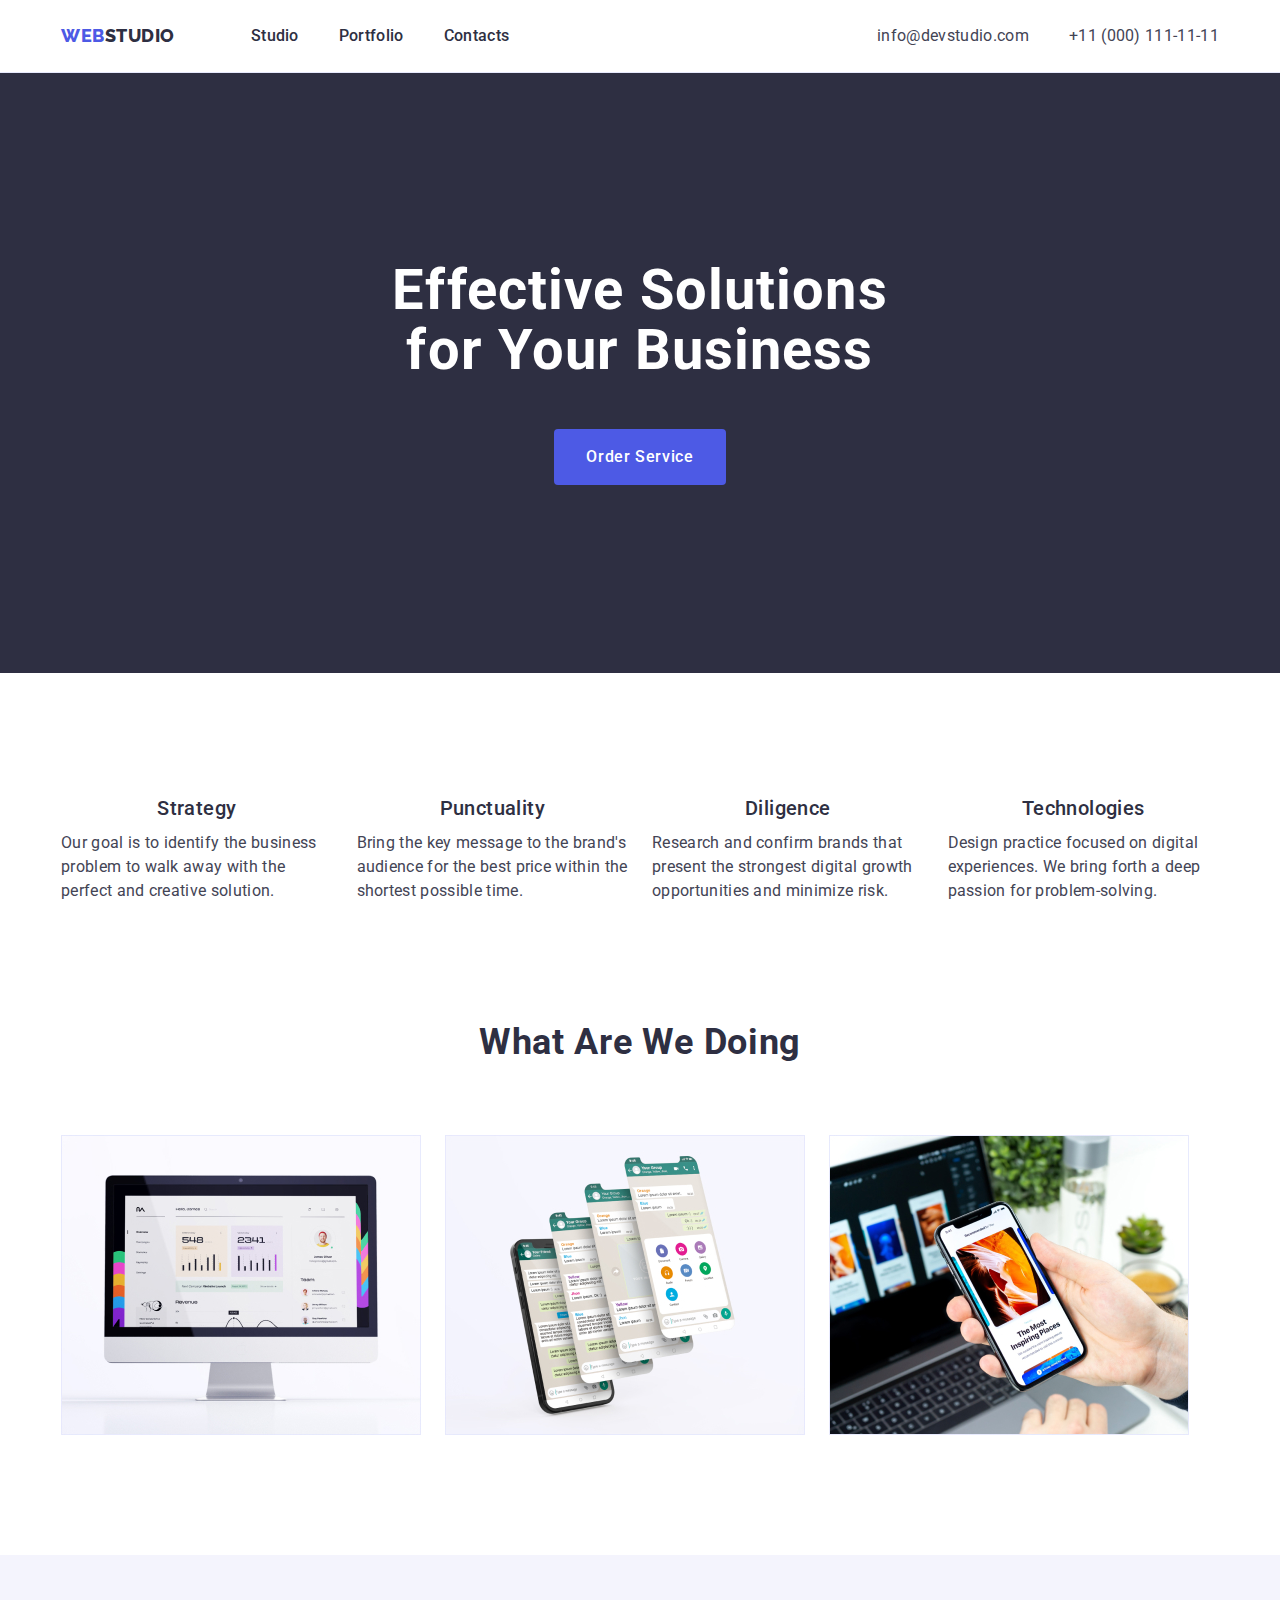
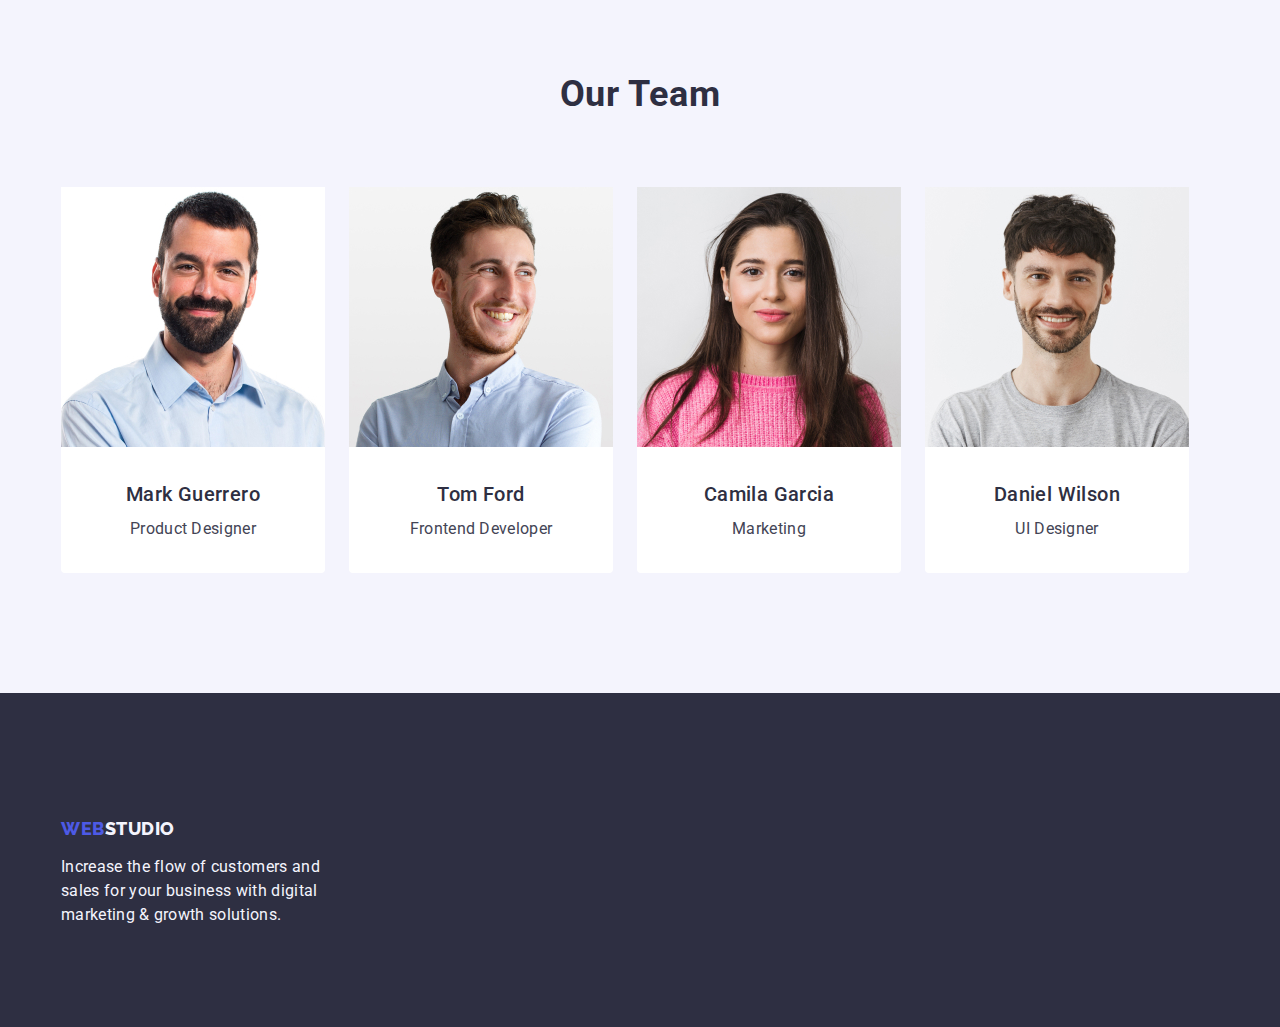
<file: index.html>
<!DOCTYPE html>
<html lang="en">

<head>

  <meta charset="UTF-8">
  <meta name="viewport" content="width=device-width, initial-scale=1.0">
  <title>Homework2</title>

  <link rel="preconnect" href="https://fonts.googleapis.com">
  <link rel="preconnect" href="https://fonts.gstatic.com" crossorigin>
  <link href="https://fonts.googleapis.com/css2?family=Raleway:wght@800&family=Roboto:wght@400;500;700;900&display=swap"
    rel="stylesheet">
  <link rel="stylesheet" href="https://cdnjs.cloudflare.com/ajax/libs/modern-normalize/2.0.0/modern-normalize.min.css"
    integrity="sha512-4xo8blKMVCiXpTaLzQSLSw3KFOVPWhm/TRtuPVc4WG6kUgjH6J03IBuG7JZPkcWMxJ5huwaBpOpnwYElP/m6wg=="
    crossorigin="anonymous" referrerpolicy="no-referrer" />
  <link rel="stylesheet" href="./css/style.css">

</head>

<body>
  <header class="header-top">
    <div class="container header-container">
      <nav class="link nav">
        <a class="logo-header link" href="./index.html">Web<span class="logo-studio">Studio</span></a>
        <ul class="list list-header">
          <li>
            <a class="page-description link" href="./index.html">Studio</a>
          </li>
          <li>
            <a class="page-description link" href="./portfolio.html">Portfolio</a>
          </li>
          <li>
            <a class="page-description link" href="">Contacts</a>
          </li>
        </ul>
      </nav>
      <address class="address nav">
        <ul class="list link address-list ">
          <li>
            <a class="contact list link" href="mailto:info@devstudio.com">info@devstudio.com</a>
          </li>
          <li>
            <a class="contact list link" href="tel:+110001111111">+11 (000) 111-11-11</a>
          </li>
        </ul>
      </address>
    </div>
  </header>

  <main>
    <section class="section-main">
      <div class="container">
        <h1 class="main-title">
          Effective Solutions<br />
          for Your Business
        </h1>
        <button type="button" class="main-button">
          Order Service
        </button>
      </div>
    </section>
    <section class="section-main-two">
      <div class="container">
        <h2 class="head-title visually-hidden">NOTHING</h2>
        <ul class="list list-goals">
          <li class="point">
            <h3 class="goal">Strategy</h3>
            <p class="paragraph">Our goal is to identify the business problem to walk away with the perfect and
              creative solution.
            </p>
          </li>
          <li class="point">
            <h3 class="goal">Punctuality</h3>
            <p class="paragraph">Bring the key message to the brand's audience for the best price within the
              shortest possible time.
            </p>
          </li>
          <li class="point">
            <h3 class="goal">Diligence</h3>
            <p class="paragraph">Research and confirm brands that present the strongest digital growth
              opportunities and minimize
              risk.
            </p>
          </li>
          <li class="point">
            <h3 class="goal">Technologies</h3>
            <p class="paragraph">Design practice focused on digital experiences. We bring forth a deep passion for
              problem-solving.
            </p>
          </li>
        </ul>
      </div>
    </section>
    <section class="section-main-three">
      <div class="container">
        <h2 class="header">what are we doing</h2>
        <ul class="list list-item">
          <li class="item-work">
            <img width="360" height="300" src="./images/picture.jpg" alt="monitor" />
          </li>
          <li class="item-work">
            <img width="360" height="300" src="./images/picture2.jpg" alt="phone and additional 3 screens" />
          </li>
          <li class="item-work">
            <img width="360" height="300" src="./images/picture3.jpg" alt="phone held in hand" />
          </li>
        </ul>
      </div>
    </section>
    <section class="section our-team">
      <div class="container">
        <h2 class="header">our team</h2>
        <ul class="list list-team">
          <li class="our-team-card">
            <img width="264" height="260" src="./images/portret.jpg" alt="man in a blue shirt with a beard">
            <div class="team-card">
              <h3 class="goal">Mark Guerrero</h3>
              <p class="paragraph-card">Product Designer</p>
            </div>
          </li>
          <li class="our-team-card">
            <img width="264" height="260" src="./images/portret2.jpg" alt="man in a blue shirt with short stubble">
            <div class="team-card">
              <h3 class="goal">Tom Ford</h3>
              <p class="paragraph-card">Frontend Developer</p>
            </div>
          </li>
          <li class="our-team-card">
            <img width="264" height="260" src="./images/portret3.jpg" alt="woman in a pink sweater with long dark hair">
            <div class="team-card">
              <h3 class="goal">Camila Garcia</h3>
              <p class="paragraph-card">Marketing</p>
            </div>
          </li>
          <li class="our-team-card">
            <img width="264" height="260" src="./images/portret4.jpg" alt="man in a gray blouse with short stubble">
            <div class="team-card">
              <h3 class="goal">Daniel Wilson</h3>
              <p class="paragraph-card">UI Designer</p>
            </div>
          </li>
        </ul>
      </div>
    </section>
  </main>

  <footer class="footer">
    <div class="container">
      <a class="logo-footer link" href="./index.html">Web<span class="logo-footer-span link">Studio</span></a>
      <p class="paragraph-footer">Increase the flow of customers and sales for your business with digital marketing &
        growth solutions.</p>
    </div>
  </footer>
</body>

</html>
</file>
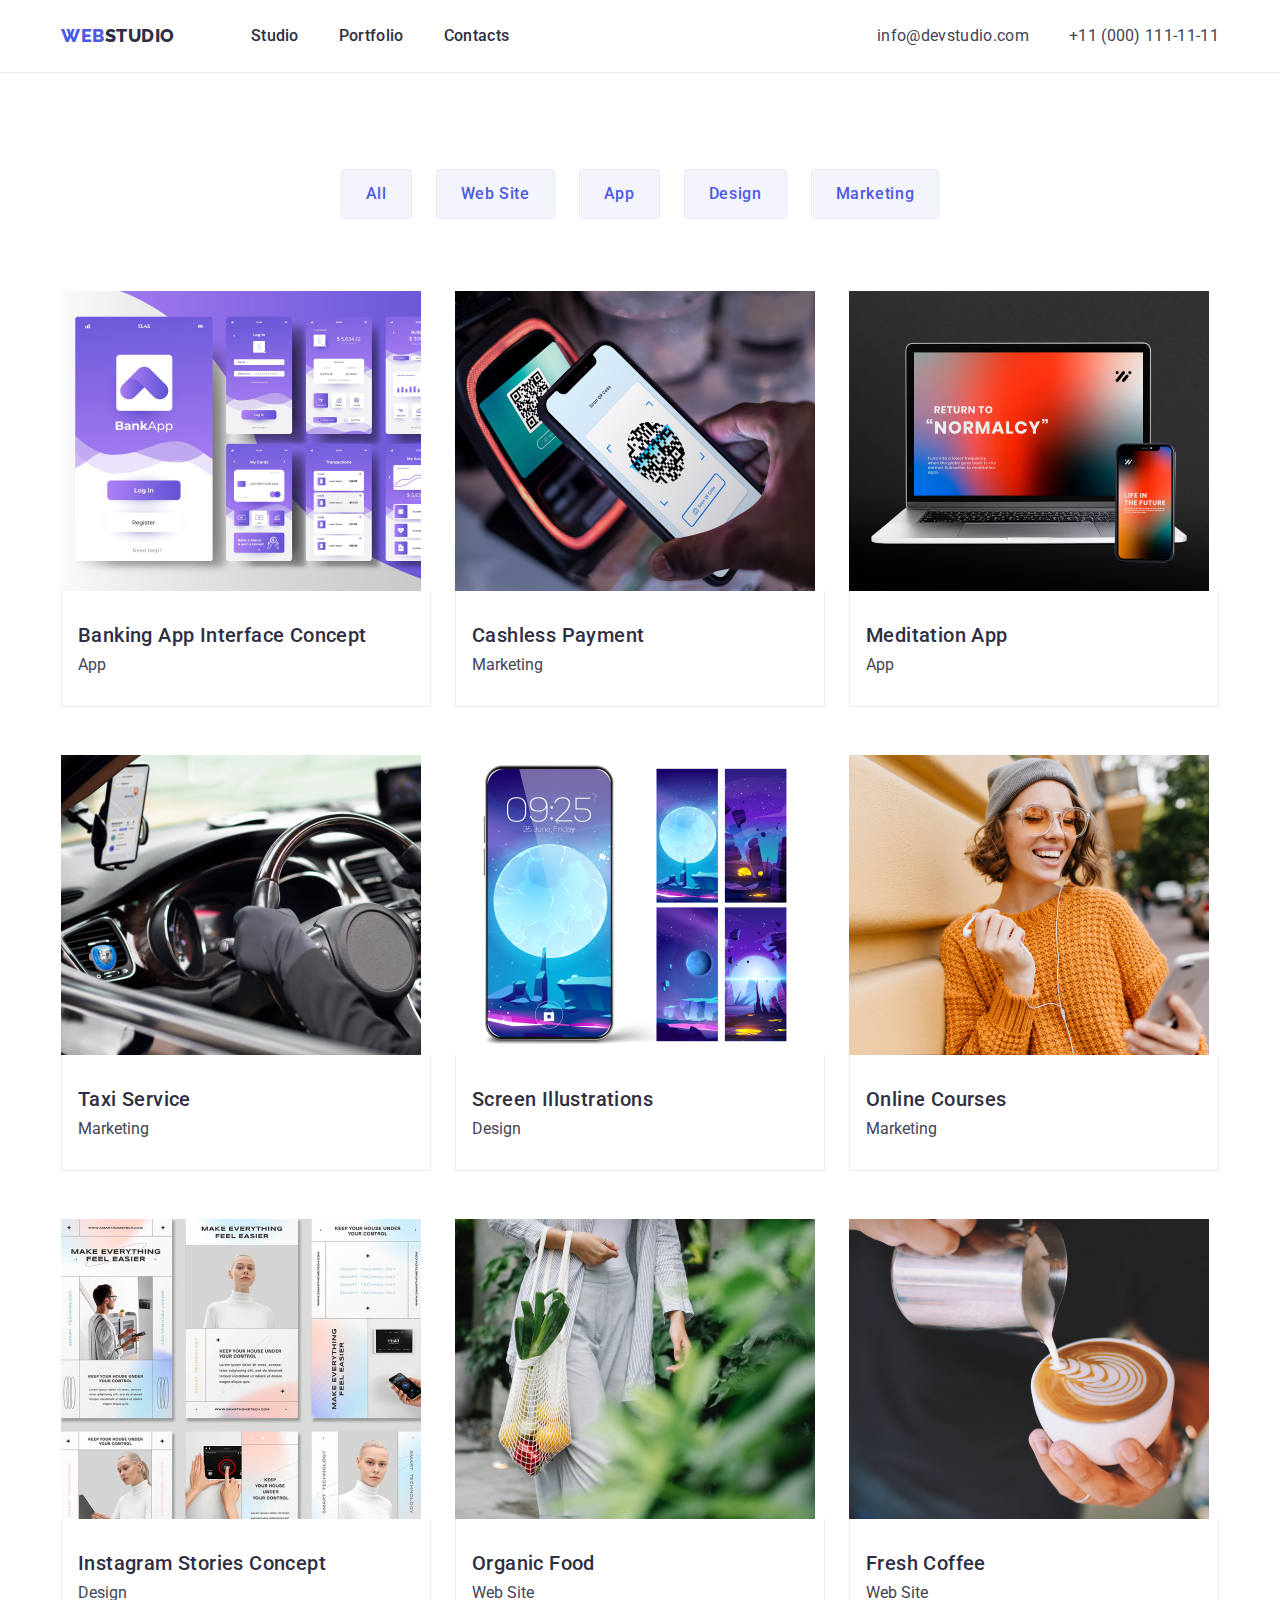
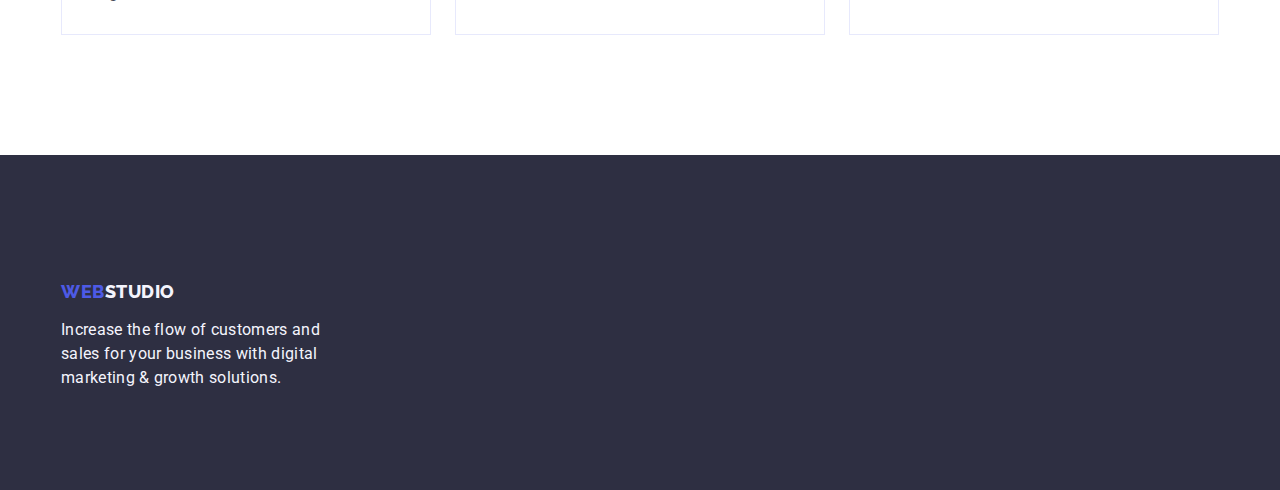
<file: portfolio.html>
<!DOCTYPE html>
<html lang="en">

<head>

  <meta charset="UTF-8">
  <meta name="viewport" content="width=device-width, initial-scale=1.0">
  <title>Homework2</title>

  <link rel="preconnect" href="https://fonts.googleapis.com">
  <link rel="preconnect" href="https://fonts.gstatic.com" crossorigin>
  <link href="https://fonts.googleapis.com/css2?family=Raleway:wght@800&family=Roboto:wght@400;500;700;900&display=swap"
    rel="stylesheet">
  <link rel="stylesheet" href="https://cdnjs.cloudflare.com/ajax/libs/modern-normalize/2.0.0/modern-normalize.min.css"
    integrity="sha512-4xo8blKMVCiXpTaLzQSLSw3KFOVPWhm/TRtuPVc4WG6kUgjH6J03IBuG7JZPkcWMxJ5huwaBpOpnwYElP/m6wg=="
    crossorigin="anonymous" referrerpolicy="no-referrer" />
  <link rel="stylesheet" href="./css/style.css">

</head>

<body>
  <header class="header-top">
    <div class="container header-container">
      <nav class="link nav">
        <a class="logo-header link" href="./index.html">Web<span class="logo-studio">Studio</span></a>
        <ul class="list list-header">
          <li>
            <a class="page-description link" href="./index.html">Studio</a>
          </li>
          <li>
            <a class="page-description link" href="./portfolio.html">Portfolio</a>
          </li>
          <li>
            <a class="page-description link" href="">Contacts</a>
          </li>
        </ul>
      </nav>
      <address class="address nav">
        <ul class="list link address-list ">
          <li>
            <a class="contact list link" href="mailto:info@devstudio.com">info@devstudio.com</a>
          </li>
          <li>
            <a class="contact list link" href="tel:+110001111111">+11 (000) 111-11-11</a>
          </li>
        </ul>
      </address>
    </div>
  </header>

  <main>
    <section class="section list-portfolio">
      <div class="container">
        <h1 class="head-title visually-hidden">NOTHING</h1>
        <!-- ul.filters-list>li*6>button[type=button].filter-button -->
        <ul class="list link button list-filters">
          <li><button type="button" class="filter-button link button-list">All</button></li>
          <li><button type="button" class="filter-button link button-list">Web Site</button></li>
          <li><button type="button" class="filter-button link button-list">App</button></li>
          <li><button type="button" class="filter-button link button-list">Design</button></li>
          <li><button type="button" class="filter-button link button-list">Marketing</button></li>
        </ul>
        <!-- ul.project-list>li*9>img -->
        <ul class="list list-options">
          <li class="list-image-portfolio">
            <a class="link" href="./images/hw1.jpg">
              <img src="./images/hw1.jpg" alt="Banking App Interface Concept" width="360">
              <div class="containter-list-options">
                <h2 class="project-title-options">Banking App Interface Concept</h2>
                <p class="paragraph-options">App</p>
              </div>
            </a>
          </li>
          <li class="list-image-portfolio">
            <a class="link" href="./images/hw2.jpg">
              <img src="./images/hw2.jpg" alt="Cashless payment by phone" width="360">
              <div class="containter-list-options">
                <h2 class="project-title-options">Cashless Payment</h2>
                <p class="paragraph-options">Marketing</p>
              </div>
            </a>
          </li>
          <li class="list-image-portfolio">
            <a class="link" href="./images/hw3.jpg">
              <img src="./images/hw3.jpg" alt="Meditation application visible on laptop and phone" width="360">
              <div class="containter-list-options">
                <h2 class="project-title-options">Meditation App</h2>
                <p class="paragraph-options">App</p>
              </div>
            </a>
          </li>
          <li class="list-image-portfolio">
            <a class="link" href="./images/hw4.jpg">
              <img src="./images/hw4.jpg" alt="Taxi Service" width="360">
              <div class="containter-list-options">
                <h2 class="project-title-options">Taxi Service</h2>
                <p class="paragraph-options">Marketing</p>
              </div>
            </a>
          </li>
          <li class="list-image-portfolio">
            <a class="link" href="./images/hw5.jpg">
              <img src="./images/hw5.jpg" alt="Screen Illustrations" width="360">
              <div class="containter-list-options">
                <h2 class="project-title-options">Screen Illustrations</h2>
                <p class="paragraph-options">Design</p>
              </div>
            </a>
          </li>
          <li class="list-image-portfolio">
            <a class="link" href="./images/hw6.jpg">
              <img src="./images/hw6.jpg"
                alt="A smiling woman in an orange sweater looks at the phone and online courses" width="360">
              <div class="containter-list-options">
                <h2 class="project-title-options">Online Courses</h2>
                <p class="paragraph-options">Marketing</p>
              </div>
            </a>
          </li>
          <li class="list-image-portfolio">
            <a class="link" href="./images/hw7.jpg">
              <img src="./images/hw7.jpg" alt="Instagram Stories Concept" width="360">
              <div class="containter-list-options">
                <h2 class="project-title-options">Instagram Stories Concept</h2>
                <p class="paragraph-options">Design</p>
              </div>
            </a>
          </li>
          <li class="list-image-portfolio">
            <a class="link" href="./images/hw8.jpg">
              <img src="./images/hw8.jpg" alt="Organic Food" width="360">
              <div class="containter-list-options">
                <h2 class="project-title-options">Organic Food</h2>
                <p class="paragraph-options">Web Site</p>
              </div>
            </a>
          </li>
          <li class="list-image-portfolio">
            <a class="link" href="./images/hw9.jpg">
              <img src="./images/hw9.jpg" alt="Fresh Coffee with milk pattern" width="360">
              <div class="containter-list-options">
                <h2 class="project-title-options">Fresh Coffee</h2>
                <p class="paragraph-options">Web Site</p>
              </div>
            </a>
          </li>
        </ul>
      </div>
    </section>
  </main>

  <footer class="footer">
    <div class="container">
      <a class="logo-footer link" href="./index.html">Web<span class="logo-footer-span link">Studio</span></a>
      <p class="paragraph-footer">Increase the flow of customers and sales for your business with digital marketing &
        growth solutions.</p>
    </div>
  </footer>
</body>

</html>
</file>
<file: css/style.css>
* {
  margin: 0px;
  padding: 0px;
}

:root {
  --primary-brand-color: #4d5ae5;
  --pressed-state-color: #404bbf;
  --dark-color: #2e2f42;
  --success-color: #31d0aa;
  --text-color: #434455;
  --subtle-text-color: #8e8f99;
  --accent-color: #e7e9fc;
  --light-color: #f4f4fd;
  --modal-overlay-color: #2e2f4266;
  --hero-background-color: #2e2f42b2;
  --white-background-color: #ffffff;
  --modal-background-color: #fcfcfc;
}
body {
  font-family: 'Roboto', sans-serif;
  color: var(--text-color);
  background-color: var(--white-background-color);
}

img {
  display: block;
  max-width: 100%;
  height: auto;
}

.header-top {
  border-bottom: 1px solid var(--accent-color);
}
.header-container {
  display: flex;
  flex-direction: row; /*zaczyna od lewej i kończy po prawej*/
  justify-content: space-between; /*równomiernie rozmieszczone*/
  height: 72px;
}

.nav {
  display: flex;
  align-items: center;
  flex-direction: row;
}

.logo-header {
  color: var(--primary-brand-color);
  font-size: 18px;
  font-family: 'Raleway', sans-serif;
  font-weight: 800;
  text-transform: uppercase;
  line-height: 1.17;
  letter-spacing: 0.03em;
  text-decoration: none;
  margin-right: 76px;
}

.link {
  text-decoration: none;
}

.logo-studio {
  color: var(--dark-color);
}

.list {
  list-style: none;
  margin: 0;
  padding-left: 0;
}

.list-header {
  display: flex;
  justify-content: flex-start;
  gap: 40px;
  padding-bottom: 24px;
  padding-top: 24px;
}

.address-list {
  display: flex;
  gap: 40px;
  padding-top: 24px;
  padding-bottom: 24px;
}

.page-description {
  color: var(--dark-color);
  font-weight: 500;
  line-height: 1.5;
  letter-spacing: 0.02em;
  padding: 24px 0;
}

.page-description:hover {
  color: var(--pressed-state-color);
}

.page-description:focus {
  color: var(--pressed-state-color);
}

.address {
  font-style: normal;
}

.contact {
  color: var(--text-color);
  line-height: 1.5;
  letter-spacing: 0.02em;
}

.contact:hover {
  color: var(--pressed-state-color);
}

.contacts:focus {
  color: var(--pressed-state-color);
}

.section-main {
  background-color: var(--dark-color);
  color: var(--white-background-color);
  padding: 188px 0;
}

.main-title {
  font-size: 56px;
  line-height: 1.07;
  letter-spacing: 0.02em;
  max-width: 496px;
  text-align: center;
  margin: auto;
}

.main-button {
  background-color: var(--primary-brand-color);
  color: var(--white-background-color);
  font-family: 'Roboto', sans-serif;
  font-weight: 500;
  font-size: 16px;
  line-height: 1.5;
  letter-spacing: 0.04em;
  cursor: pointer;
  min-width: 169px;
  height: 56px;
  border: none;
  border-radius: 4px;
  text-align: center;
  padding: 16px 32px;
  margin: auto;
  margin-top: 48px;
  display: block;
}
.main-button:hover {
  background-color: var(--pressed-state-color);
}
.main-button:focus {
  background-color: var(--pressed-state-color);
}

.section-main-two {
  padding: 120px 0;
}

.head-title {
  color: var(--dark-color);
  font-size: 36px;
  font-family: Roboto;
  font-weight: 700;
  text-transform: capitalize;
  line-height: 40px;
  letter-spacing: 0.72px;
  word-wrap: break-word;
  margin-bottom: 8px;
}

.visually-hidden {
  position: absolute;
  width: 1px;
  height: 1px;
  margin: -1px;
  border: 0;
  padding: 0;
  white-space: nowrap;
  clip-path: inset(100%);
  clip: rect(0 0 0 0);
  overflow: hidden;
}

.list-goals {
  display: flex;
  gap: 24px;
}
.point {
  width: calc((100% - 72px) / 4);
}
.goal {
  color: var(--dark-color);
  font-weight: 500;
  font-size: 20px;
  line-height: 1.5;
  letter-spacing: 0.02em;
  word-wrap: break-word;
  text-align: center;
  margin-bottom: 8px;
}

.paragraph {
  color: var(--text-color);
  font-size: 16px;
  line-height: 1.5;
  letter-spacing: 0.02em;
  word-wrap: break-word;
  box-sizing: content-box;
  text-align: left;
}

.section-main-three {
  padding-bottom: 120px;
}

.header {
  color: var(--dark-color);
  font-size: 36px;
  line-height: 1.11;
  text-align: center;
  letter-spacing: 0.02em;
  text-transform: capitalize;
  margin-bottom: 72px;
}

.list-item {
  display: flex;
  gap: 24px;
}
.item-work {
  display: flex;
  gap: 24px;
}

.our-team {
  background-color: var(--light-color);
  padding: 120px 0;
}
.list-team {
  display: flex;
  gap: 24px;
}

.our-team-card {
  background-color: var(--white-background-color);
  color: var(--dark-color);
  border-radius: 0px 0px 4px 4px;
}
.team-card {
  padding: 32px 0px;
}
.paragraph-card {
  color: var(--text-color);
  font-size: 16px;
  line-height: 1.5;
  letter-spacing: 0.02em;
  box-sizing: content-box;
  text-align: center;
}

.footer {
  background-color: var(--dark-color);
  padding: 100px 0;
}

.logo-footer {
  color: var(--primary-brand-color);
  font-size: 18px;
  font-family: 'Raleway', sans-serif;
  font-weight: 800;
  text-transform: uppercase;
  line-height: 1.17;
  letter-spacing: 0.03em;
  text-decoration: none;
  margin-right: 76px;
  margin-bottom: 16px;
  display: inline-block;
  padding-top: 25.5px;
}

.logo-footer-span {
  color: var(--light-color);
}

.paragraph-footer {
  color: var(--light-color);
  line-height: 1.5;
  font-size: 16px;
  font-family: 'Roboto';
  font-weight: 400;
  line-height: 24px;
  letter-spacing: 0.02em;
  word-wrap: break-word;
  max-width: 264px;
}

.button {
  cursor: pointer;
  color: var(--primary-brand-color);
  font-size: 16px;
  font-family: 'Roboto';
  font-weight: 500;
  line-height: 1.5;
  letter-spacing: 0.02em;
}

.section.list-portfolio {
  padding-top: 96px;
  padding-bottom: 120px;
}
.list-filters {
  display: flex;
  gap: 24px;
  justify-content: center;
  margin-bottom: 72px;
}

.filter-button {
  color: var(--primary-brand-color);
  background-color: var(--light-color);
  font-family: 'Roboto', sans-serif;
  font-size: 16px;
  font-weight: 500;
  line-height: 1.5;
  letter-spacing: 0.04em;
  border: none;
  cursor: pointer;
}

.filter-button:hover {
  color: var(--white-background-color);
}
.filter-button:focus {
  color: var(--white-background-color);
}

.filter-button:hover {
  background-color: var(--pressed-state-color);
}
.filter-button:focus {
  background-color: var(--pressed-state-color);
}

.button-list {
  border-radius: 4px;
  border: 1px #e7e9fc solid;
  background-color: var(--light-color);
  color: var(--primary-brand-color);
  padding: 12px 24px;
}
.button-list:hover {
  border: 1px solid transparent;
}
.button-list:focus {
  border: 1px solid transparent;
}

.list-image-portfolio {
  width: calc((100% - 48px) / 3);
}

.list-options {
  display: flex;
  flex-wrap: wrap;
  column-gap: 24px;
  row-gap: 48px;
}
.containter-list-options {
  padding: 32px 16px;
  border: 1px solid #e7e9fc;
  border-top: none;
}
.project-title-options {
  font-size: 20px;
  font-weight: 500;
  line-height: 1.2;
  letter-spacing: 0.02em;
  color: var(--dark-color);
  margin-bottom: 8px;
}
.paragraph-options {
  text-align: left;
  color: var(--text-color);
}
.container {
  width: 1158px;
  padding-left: 15px;
  padding-right: 15px;
  margin: 0 auto;
}

.section {
  padding: 120px 0; /*120px/16px=7,5em*/
}

h1,
h2,
h3,
h4,
h5,
h6,
p {
  margin: 0;
}
</file>
